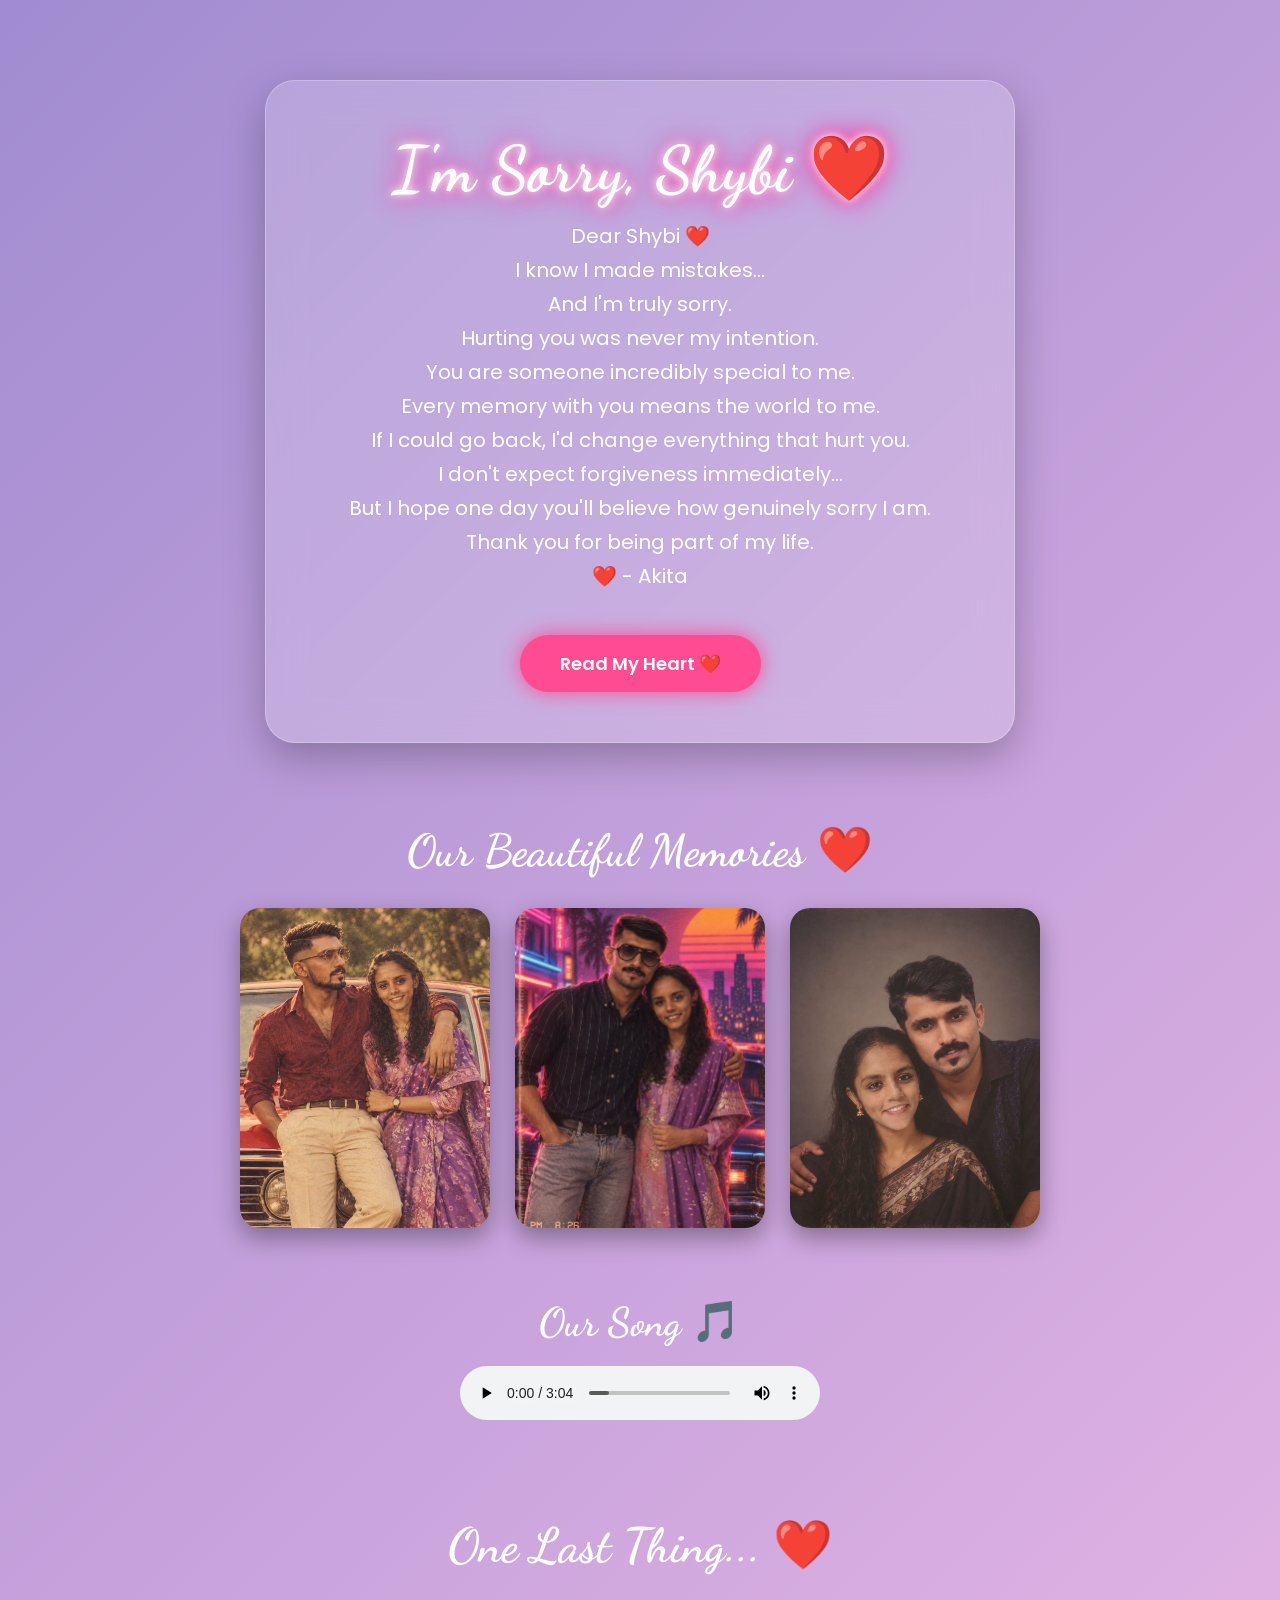
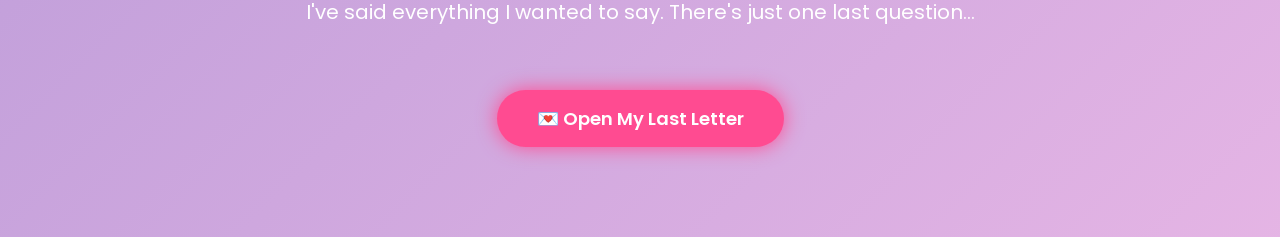
<file: index.html>
<!DOCTYPE html>
<html lang="en">

<head>

<meta charset="UTF-8">

<meta name="viewport"
content="width=device-width, initial-scale=1.0">

<title>I'm Sorry ❤️</title>

<link rel="stylesheet" href="style.css">

<link rel="preconnect" href="https://fonts.googleapis.com">

<link href="https://fonts.googleapis.com/css2?family=Poppins:wght@300;400;600;700&family=Dancing+Script:wght@700&display=swap" rel="stylesheet">

</head>

<body>

<div class="hearts"></div>

<section class="hero">

<h1>I'm Sorry, Shybi ❤️</h1>

<p id="typing"></p>

<button id="startBtn">
Read My Heart ❤️
</button>

</section>

<!-- Photo Gallery -->

<section class="gallery">

    <h2>Our Beautiful Memories ❤️</h2>

    <div class="photos">

        <img src="images/photo1.jpeg" alt="Photo 1">

        <img src="images/photo2.jpeg" alt="Photo 2">

        <img src="images/photo3.jpeg" alt="Photo 3">

    </div>

</section>

<!-- Music -->

<section class="music">

    <h2>Our Song 🎵</h2>

    <audio controls loop>

        <source src="music/until-i-found-you.mp3" type="audio/mpeg">

        Your browser does not support audio.

    </audio>

</section>

<!-- Image Popup -->

<div id="popup" class="popup">

    <span id="close">&times;</span>

    <img id="popupImage">

</div>

<section class="next-page">

    <h2>One Last Thing... ❤️</h2>

    <p>
        I've said everything I wanted to say.
        There's just one last question...
    </p>

    <a href="forgive.html" target="_blank" rel="noopener noreferrer">
        <button>💌 Open My Last Letter</button>
    </a>

</section>



<script src="script.js"></script>

</body>

</html>
</file>
<file: style.css>
/* ===========================
   Google Font & Reset
=========================== */

*{
    margin:0;
    padding:0;
    box-sizing:border-box;
    font-family:'Poppins',sans-serif;
}

/* ===========================
   Body
=========================== */

body{
    min-height:100vh;
    overflow-x:hidden;
    overflow-y:auto;

    background:linear-gradient(
        -45deg,
        #ff9a9e,
        #fad0c4,
        #fbc2eb,
        #a18cd1
    );

    background-size:400% 400%;
    animation:bgAnimation 12s ease infinite;
}

/* ===========================
   Animated Background
=========================== */

@keyframes bgAnimation{

    0%{
        background-position:0% 50%;
    }

    50%{
        background-position:100% 50%;
    }

    100%{
        background-position:0% 50%;
    }

}
/* ===========================
   Hero Card
=========================== */

.hero{

    width:90%;
    max-width:750px;

    margin:80px auto;

    padding:50px;

    border-radius:30px;

    background:rgba(255,255,255,.18);

    backdrop-filter:blur(18px);

    border:1px solid rgba(255,255,255,.25);

    box-shadow:0 15px 40px rgba(0,0,0,.25);

    color:white;

    text-align:center;

    animation:fadeIn 1.5s;

}
/* ===========================
   Hero Text
=========================== */

.hero h1{

    font-size:4rem;

    font-family:'Dancing Script',cursive;

    margin-bottom:15px;

    text-shadow:

        0 0 8px white,

        0 0 18px hotpink,

        0 0 30px deeppink;

}

.hero p{
    font-size:1.25rem;
    line-height:0.85;
    max-width:650px;
    margin:20px auto;
}
/* ===========================
   Buttons
=========================== */

button{

    margin-top:30px;

    padding:15px 40px;

    border:none;

    border-radius:50px;

    background:#ff4b91;

    color:white;

    font-size:18px;

    font-weight:600;

    cursor:pointer;

    transition:.35s ease;

    box-shadow:0 0 20px #ff4b91;

}

button:hover{

    transform:translateY(-5px) scale(1.03);

    background:white;

    color:#ff4b91;

    box-shadow:0 0 35px white;

}
/* ===========================
   Fade Animation
=========================== */

@keyframes fadeIn{

    from{

        opacity:0;

        transform:translateY(40px);

    }

    to{

        opacity:1;

        transform:translateY(0);

    }

}
/* ===========================
   Floating Hearts
=========================== */

.hearts{

    position:fixed;

    top:0;

    left:0;

    width:100%;

    height:100%;

    overflow:hidden;

    pointer-events:none;

    z-index:-1;

}

.heart{

    position:absolute;

    bottom:-40px;

    color:white;

    opacity:.8;

    animation:float 8s linear infinite;

}

@keyframes float{

    0%{

        transform:translateY(0) scale(.5);

        opacity:0;

    }

    15%{

        opacity:1;

    }

    100%{

        transform:translateY(-120vh) scale(1.8);

        opacity:0;

    }

}
/* ===========================
   Gallery
=========================== */

.gallery{

    margin-top:70px;

    text-align:center;

    color:white;

}

.gallery h2{

    font-size:2.8rem;

    margin-bottom:30px;

    font-family:'Dancing Script',cursive;

}

.photos{

    display:flex;

    justify-content:center;

    flex-wrap:wrap;

    gap:25px;

}

.photos img{

    width:250px;

    height:320px;

    object-fit:cover;

    border-radius:20px;

    cursor:pointer;

    transition:.4s;

    box-shadow:0 10px 25px rgba(0,0,0,.35);

}

.photos img:hover{

    transform:scale(1.08);

    box-shadow:0 15px 35px hotpink;

}
/* ===========================
   Music
=========================== */

.music{

    margin-top:70px;

    text-align:center;

    color:white;

}

.music h2{

    font-size:2.5rem;

    margin-bottom:20px;

    font-family:'Dancing Script',cursive;

}

audio{

    width:360px;

    max-width:90%;

}
/* ===========================
   Image Popup
=========================== */

.popup{

    display:none;

    position:fixed;

    top:0;
    left:0;

    width:100%;
    height:100%;

    background:rgba(0,0,0,.85);

    justify-content:center;
    align-items:center;

    z-index:9999;

}

.popup img{

    max-width:90%;
    max-height:85%;

    border-radius:20px;

    box-shadow:0 0 30px rgba(255,255,255,.4);

}

.popup span{

    position:absolute;

    top:20px;
    right:35px;

    color:white;

    font-size:50px;

    cursor:pointer;

    transition:.3s;

}

.popup span:hover{

    transform:scale(1.2);

    color:#ffb3d9;

}
/* ===========================
   Last Letter
=========================== */

.next-page{

    width:90%;

    max-width:700px;

    margin:90px auto;

    text-align:center;

    color:white;

}

.next-page h2{

    font-size:3rem;

    font-family:'Dancing Script',cursive;

    margin-bottom:20px;

}

.next-page p{

    font-size:1.25rem;

    line-height:1.8;

    margin-bottom:30px;

}

.next-page button{

    animation:pulse 2s infinite;

}

@keyframes pulse{

    0%{

        transform:scale(1);

        box-shadow:0 0 15px hotpink;

    }

    50%{

        transform:scale(1.05);

        box-shadow:0 0 35px hotpink;

    }

    100%{

        transform:scale(1);

        box-shadow:0 0 15px hotpink;

    }

}
/* ===========================
   Forgive Page
=========================== */

.forgive-page{
    display:flex;
    justify-content:center;
    align-items:center;
    min-height:100vh;
    position:relative;
    padding:30px;
}

.forgive-page .hero{
    margin:0;
    padding:35px;
    max-width:700px;
}

.buttons{

    display:flex;

    justify-content:center;

    align-items:center;

    gap:35px;

    margin-top:40px;

    flex-wrap:wrap;

}

#yesBtn{

    background:#ff4b91;

    min-width:180px;

    box-shadow:

        0 0 20px hotpink,

        0 0 40px deeppink;

    animation:yesGlow 2s infinite;

}

@keyframes yesGlow{

    0%{

        transform:scale(1);

    }

    50%{

        transform:scale(1.08);

        box-shadow:

            0 0 35px hotpink,

            0 0 60px deeppink;

    }

    100%{

        transform:scale(1);

    }

}

#noBtn{

    background:#555;

    min-width:170px;

    position:relative;

}
/* ===========================
   Success Screen
=========================== */

#success{

    display:none;

    position:fixed;

    top:0;
    left:0;

    width:100%;
    height:100%;

    background:linear-gradient(135deg,#ff6ec4,#7873f5);

    color:white;

    justify-content:center;

    align-items:center;

    flex-direction:column;

    text-align:center;

    padding:40px;

    z-index:9999;

    animation:fadeIn 1s;

}

#success h1{

    font-size:6rem;

    margin-bottom:20px;

}

#success h2{

    font-size:3rem;

    font-family:'Dancing Script',cursive;

    margin-bottom:20px;

}

#success p{

    max-width:700px;

    font-size:1.3rem;

    line-height:2;

}
/* ===========================
   Responsive
=========================== */

@media (max-width:768px){

.hero{

    width:95%;

    padding:30px 20px;

}

.hero h1{

    font-size:2.8rem;

}

.hero p{

    font-size:1.05rem;

}

.gallery h2,
.music h2,
.next-page h2{

    font-size:2.2rem;

}

.photos img{

    width:90%;

    max-width:300px;

    height:auto;

}

button{

    width:90%;

    max-width:300px;

}

.buttons{

    flex-direction:column;

    gap:20px;

}

audio{

    width:90%;

}

#success h1{

    font-size:4rem;

}

#success h2{

    font-size:2.2rem;

}

#success p{

    font-size:1.1rem;

}

}
.forgive-page .hero{
    padding:40px;
    max-width:700px;
    margin:40px auto;
}

.forgive-page .hero p{
    margin:25px auto;
    line-height:1.8;
}

.buttons{
    margin-top:35px;
}

/* ===========================
Beautiful Success Animation
=========================== */

@keyframes fadeSuccess{

    from{

        opacity:0;
        transform:scale(.8);

    }

    to{

        opacity:1;
        transform:scale(1);

    }

}

#success{

    backdrop-filter:blur(8px);

}

#success h1{

    animation:heartBeat 1s infinite alternate;

}

@keyframes heartBeat{

    from{

        transform:scale(1);

    }

    to{

        transform:scale(1.15);

    }

}

#success h2{

    text-shadow:

        0 0 10px white,

        0 0 20px hotpink,

        0 0 35px deeppink;

}
</file>
